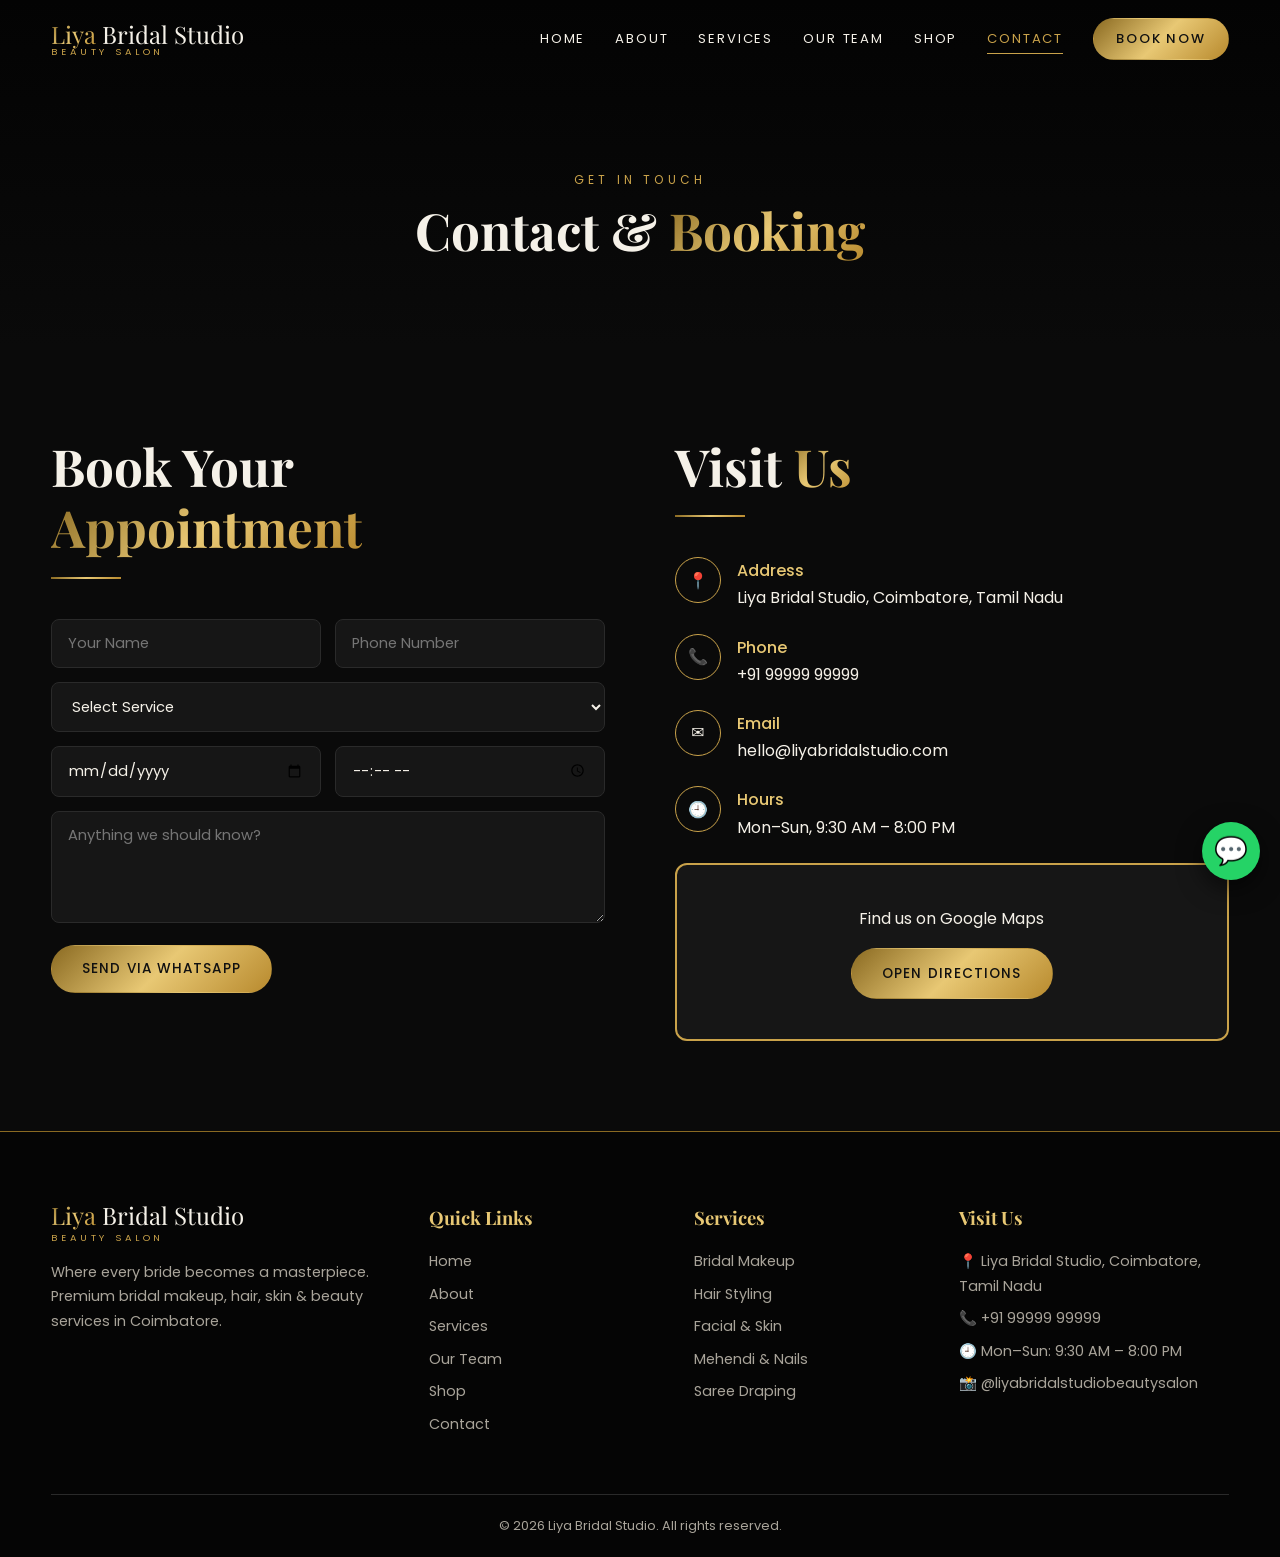
<file: beauty/liya_bridal/contact.html>
<!DOCTYPE html>
<html lang="en">
<head>
<meta charset="UTF-8">
<meta name="viewport" content="width=device-width, initial-scale=1">
<title>Contact & Booking | Liya Bridal Studio</title>
<link href="https://fonts.googleapis.com/css2?family=Playfair+Display:ital,wght@0,500;0,700;1,500&family=Poppins:wght@300;400;500&display=swap" rel="stylesheet">
<link rel="stylesheet" href="style.css">
</head>
<body>
<div id="site-header"></div>
<section class="page-hero"><div class="container"><span class="eyebrow">Get In Touch</span><h1 class="title">Contact &amp; <span class="gold-text">Booking</span></h1></div></section>

<section id="book">
  <div class="container split" style="align-items:start">
    <div class="reveal">
      <h2 class="title">Book Your <span class="gold-text">Appointment</span></h2>
      <div class="divider"></div>
      <form id="booking-form">
        <div class="form-row"><input name="name" placeholder="Your Name" required><input name="phone" type="tel" placeholder="Phone Number" required></div>
        <div class="form-col"><select name="service" required>
          <option value="">Select Service</option><option>Bridal Makeup</option><option>Hair Styling</option><option>Facial &amp; Skin</option><option>Nails</option><option>Mehendi</option><option>Saree Draping</option><option>Pre-Wedding Package</option></select></div>
        <div class="form-row"><input name="date" type="date" required><input name="time" type="time" required></div>
        <div class="form-col"><textarea name="notes" rows="4" placeholder="Anything we should know?"></textarea></div>
        <button class="btn btn-gold" type="submit">Send via WhatsApp</button>
      </form>
    </div>
    <div class="reveal">
      <h2 class="title">Visit <span class="gold-text">Us</span></h2>
      <div class="divider"></div>
      <ul class="contact-info">
        <li><div class="ic">📍</div><div><b>Address</b>Liya Bridal Studio, Coimbatore, Tamil Nadu</div></li>
        <li><div class="ic">📞</div><div><b>Phone</b>+91 99999 99999</div></li>
        <li><div class="ic">✉️</div><div><b>Email</b>hello@liyabridalstudio.com</div></li>
        <li><div class="ic">🕘</div><div><b>Hours</b>Mon–Sun, 9:30 AM – 8:00 PM</div></li>
      </ul>
      <div class="map"><p style="margin-bottom:16px">Find us on Google Maps</p><a class="btn btn-gold" target="_blank" rel="noopener" href="https://maps.app.goo.gl/umKqad4AdPV7cdjV6">Open Directions</a></div>
    </div>
  </div>
</section>

<div id="site-footer"></div>
<script src="script.js"></script>
</body>
</html>
</file>
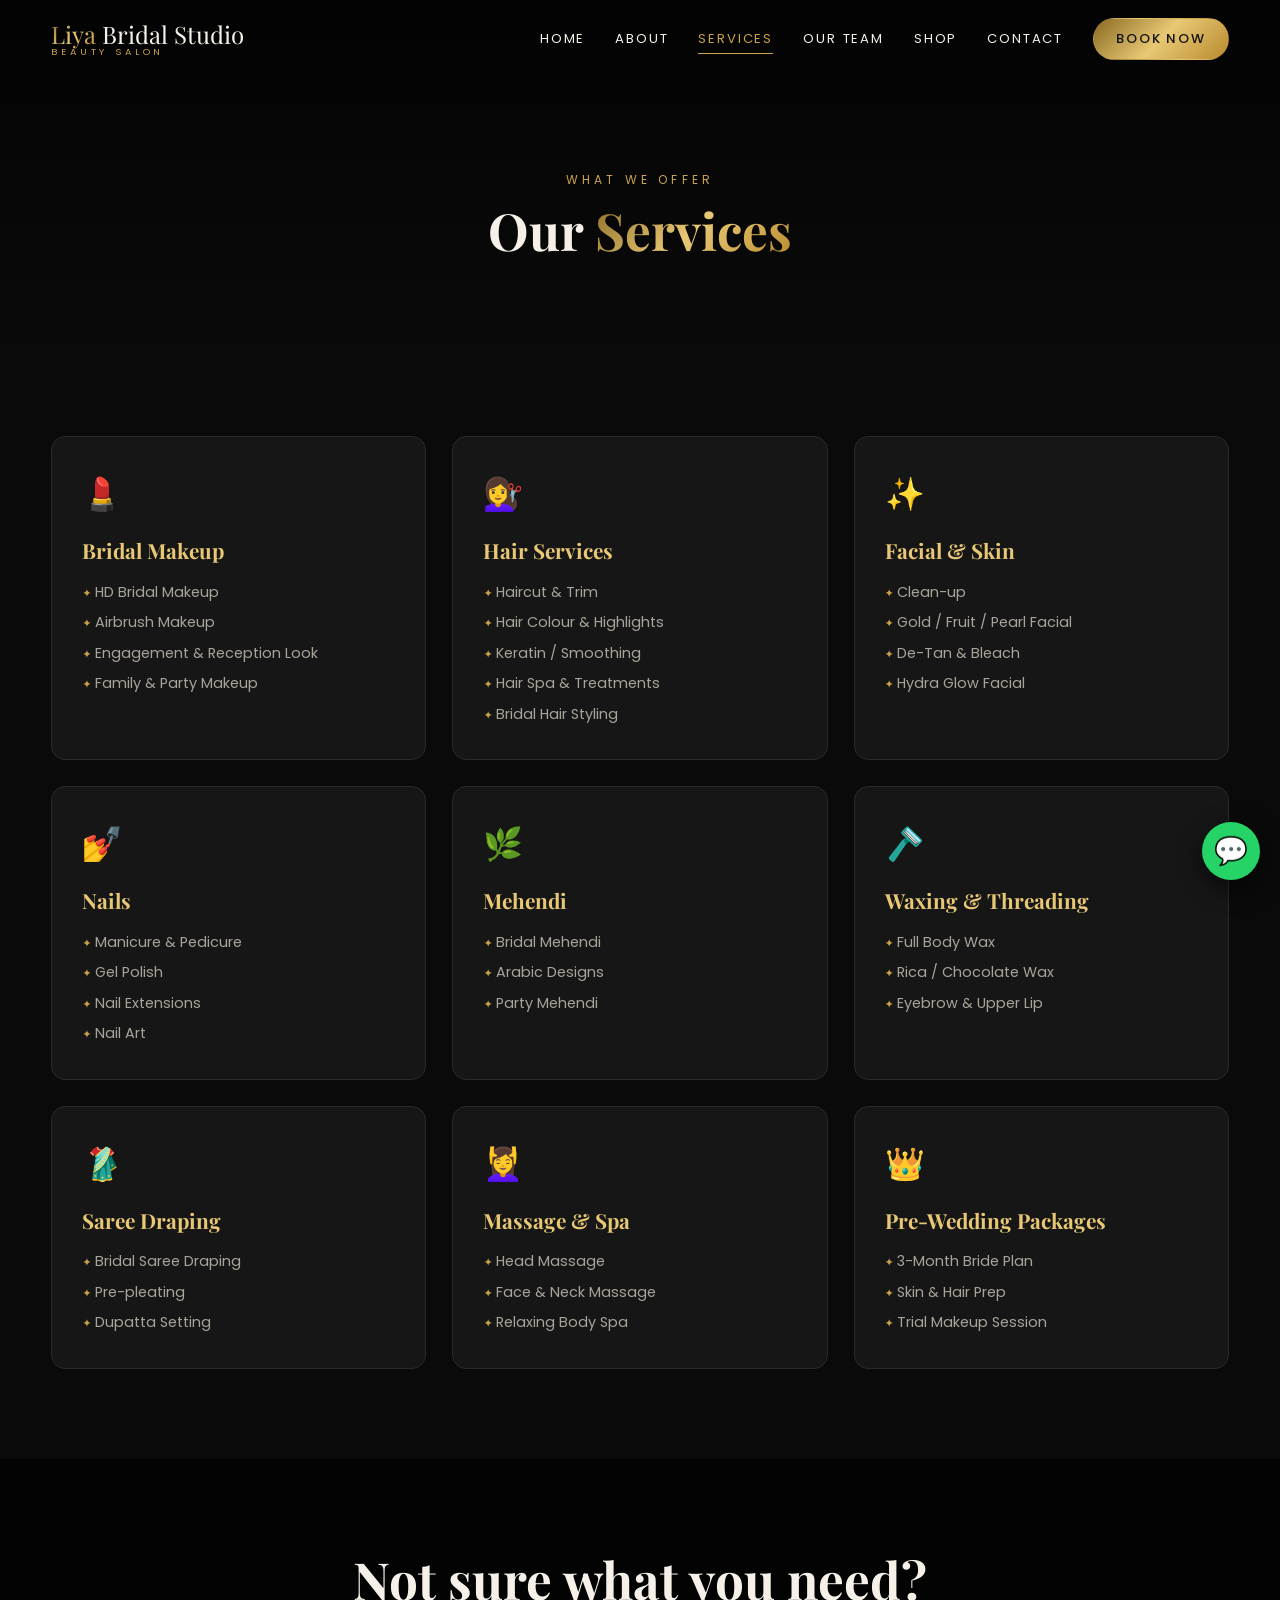
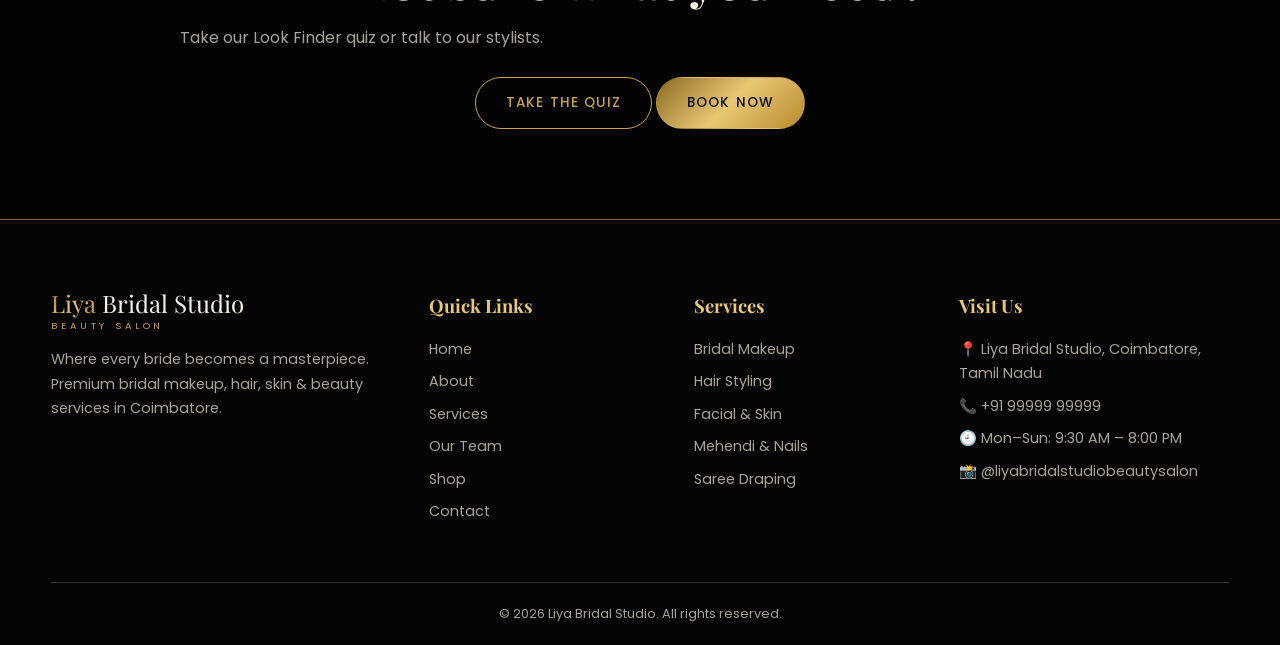
<file: beauty/liya_bridal/services.html>
<!DOCTYPE html>
<html lang="en">
<head>
<meta charset="UTF-8">
<meta name="viewport" content="width=device-width, initial-scale=1">
<title>Services | Liya Bridal Studio</title>
<link href="https://fonts.googleapis.com/css2?family=Playfair+Display:ital,wght@0,500;0,700;1,500&family=Poppins:wght@300;400;500&display=swap" rel="stylesheet">
<link rel="stylesheet" href="style.css">
</head>
<body>
<div id="site-header"></div>
<section class="page-hero"><div class="container"><span class="eyebrow">What We Offer</span><h1 class="title">Our <span class="gold-text">Services</span></h1></div></section>

<section>
  <div class="container grid g3">
    <div class="card reveal"><div class="icon">💄</div><h3>Bridal Makeup</h3><ul><li>HD Bridal Makeup</li><li>Airbrush Makeup</li><li>Engagement &amp; Reception Look</li><li>Family &amp; Party Makeup</li></ul></div>
    <div class="card reveal"><div class="icon">💇‍♀️</div><h3>Hair Services</h3><ul><li>Haircut &amp; Trim</li><li>Hair Colour &amp; Highlights</li><li>Keratin / Smoothing</li><li>Hair Spa &amp; Treatments</li><li>Bridal Hair Styling</li></ul></div>
    <div class="card reveal"><div class="icon">✨</div><h3>Facial &amp; Skin</h3><ul><li>Clean-up</li><li>Gold / Fruit / Pearl Facial</li><li>De-Tan &amp; Bleach</li><li>Hydra Glow Facial</li></ul></div>
    <div class="card reveal"><div class="icon">💅</div><h3>Nails</h3><ul><li>Manicure &amp; Pedicure</li><li>Gel Polish</li><li>Nail Extensions</li><li>Nail Art</li></ul></div>
    <div class="card reveal"><div class="icon">🌿</div><h3>Mehendi</h3><ul><li>Bridal Mehendi</li><li>Arabic Designs</li><li>Party Mehendi</li></ul></div>
    <div class="card reveal"><div class="icon">🪒</div><h3>Waxing &amp; Threading</h3><ul><li>Full Body Wax</li><li>Rica / Chocolate Wax</li><li>Eyebrow &amp; Upper Lip</li></ul></div>
    <div class="card reveal"><div class="icon">🥻</div><h3>Saree Draping</h3><ul><li>Bridal Saree Draping</li><li>Pre-pleating</li><li>Dupatta Setting</li></ul></div>
    <div class="card reveal"><div class="icon">💆‍♀️</div><h3>Massage &amp; Spa</h3><ul><li>Head Massage</li><li>Face &amp; Neck Massage</li><li>Relaxing Body Spa</li></ul></div>
    <div class="card reveal"><div class="icon">👑</div><h3>Pre-Wedding Packages</h3><ul><li>3-Month Bride Plan</li><li>Skin &amp; Hair Prep</li><li>Trial Makeup Session</li></ul></div>
  </div>
</section>

<section class="cta"><div class="container reveal"><h2 class="title">Not sure what you need?</h2><p class="sub" style="margin-bottom:26px">Take our Look Finder quiz or talk to our stylists.</p><a href="index.html#quiz" class="btn btn-outline">Take the Quiz</a> <a href="contact.html#book" class="btn btn-gold">Book Now</a></div></section>

<div id="site-footer"></div>
<script src="script.js"></script>
</body>
</html>
</file>
<file: beauty/liya_bridal/style.css>
/* ===== Liya Bridal Studio — Black & Gold ===== */
:root{
  --black:#0a0a0a; --ink:#111; --card:#161616; --line:#2a2a2a;
  --gold:#c9a24a; --gold-2:#e8c874; --gold-3:#8a6a22;
  --white:#f5f1e8; --muted:#a9a49a;
  --grad:linear-gradient(135deg,#8a6a22,#e8c874 50%,#b88a2e);
  --serif:'Playfair Display',Georgia,serif; --sans:'Poppins',system-ui,sans-serif;
  --radius:14px; --max:1180px;
}
*{box-sizing:border-box;margin:0;padding:0}
html{scroll-behavior:smooth}
body{background:var(--black);color:var(--white);font-family:var(--sans);line-height:1.7;overflow-x:hidden}
img{max-width:100%;display:block}
a{color:inherit;text-decoration:none}
ul{list-style:none}
.container{width:min(var(--max),92%);margin:auto}
section{padding:90px 0;position:relative}
.gold-text{background:var(--grad);-webkit-background-clip:text;background-clip:text;color:transparent}

/* Headings */
.eyebrow{letter-spacing:.35em;text-transform:uppercase;font-size:.75rem;color:var(--gold);margin-bottom:10px;display:block}
.title{font-family:var(--serif);font-size:clamp(2rem,5vw,3.2rem);line-height:1.2;margin-bottom:14px}
.sub{color:var(--muted);max-width:620px}
.center{text-align:center}.center .sub{margin:auto}
.divider{width:70px;height:2px;background:var(--grad);margin:18px 0 40px}
.center .divider{margin:18px auto 40px}

/* Buttons */
.btn{display:inline-block;padding:13px 30px;border-radius:50px;font-weight:500;letter-spacing:.08em;font-size:.85rem;text-transform:uppercase;cursor:pointer;border:1px solid var(--gold);transition:.3s;font-family:var(--sans)}
.btn-gold{background:var(--grad);color:#111;border-color:transparent}
.btn-gold:hover{transform:translateY(-3px);box-shadow:0 10px 30px rgba(201,162,74,.35)}
.btn-outline{background:transparent;color:var(--gold)}
.btn-outline:hover{background:var(--gold);color:#111}

/* Image frame: B&W + gold border */
.frame{position:relative;border-radius:10px}
.frame img{width:100%;height:100%;object-fit:cover;filter:grayscale(1) contrast(1.1);border:2px solid var(--gold);border-radius:10px;transition:.5s}
.frame::after{content:"";position:absolute;inset:10px -10px -10px 10px;border:1px solid var(--gold-3);border-radius:10px;z-index:-1;transition:.4s}
.frame:hover img{filter:grayscale(0) contrast(1.05)}
.frame:hover::after{inset:6px -6px -6px 6px}

/* Loader */
#loader{position:fixed;inset:0;background:var(--black);z-index:9999;display:grid;place-items:center;transition:opacity .6s,visibility .6s}
#loader.hide{opacity:0;visibility:hidden}
#loader span{font-family:var(--serif);font-size:2rem;letter-spacing:.2em;animation:pulse 1.2s infinite}
@keyframes pulse{50%{opacity:.35}}

/* Header */
header{position:fixed;top:0;left:0;width:100%;z-index:900;padding:18px 0;transition:.4s}
header.scrolled{background:rgba(10,10,10,.94);backdrop-filter:blur(10px);padding:10px 0;border-bottom:1px solid var(--line)}
.nav{display:flex;align-items:center;justify-content:space-between}
.logo{font-family:var(--serif);font-size:1.5rem;line-height:1.1}
.logo small{display:block;font-family:var(--sans);font-size:.6rem;letter-spacing:.4em;color:var(--gold);text-transform:uppercase}
.menu{display:flex;gap:30px;align-items:center}
.menu a{font-size:.82rem;text-transform:uppercase;letter-spacing:.14em;position:relative;padding:4px 0}
.menu a::after{content:"";position:absolute;left:0;bottom:0;width:0;height:1px;background:var(--gold);transition:.3s}
.menu a:hover::after,.menu a.active::after{width:100%}
.menu a.active{color:var(--gold)}
.burger{display:none;width:30px;height:22px;position:relative;cursor:pointer;background:none;border:0;z-index:1001}
.burger span{position:absolute;left:0;width:100%;height:2px;background:var(--gold);transition:.3s}
.burger span:nth-child(1){top:0}.burger span:nth-child(2){top:10px}.burger span:nth-child(3){top:20px}
.burger.open span:nth-child(1){top:10px;transform:rotate(45deg)}
.burger.open span:nth-child(2){opacity:0}
.burger.open span:nth-child(3){top:10px;transform:rotate(-45deg)}

/* Hero */
.hero{min-height:100vh;display:flex;align-items:center;padding-top:100px;overflow:hidden}
.hero::before{content:"";position:absolute;inset:0;background:linear-gradient(rgba(0,0,0,.6),rgba(0,0,0,.88)),url('https://picsum.photos/seed/liyahero/1600/1000') center/cover;filter:grayscale(1);z-index:0}
.hero .container{position:relative;z-index:2}
.hero h1{font-family:var(--serif);font-size:clamp(2.6rem,8vw,5.5rem);line-height:1.1;margin:10px 0 18px}
.hero p{max-width:540px;color:#d6d0c2;margin-bottom:30px}
.hero-btns{display:flex;gap:14px;flex-wrap:wrap}
.stats{display:grid;grid-template-columns:repeat(4,1fr);gap:20px;margin-top:70px;border-top:1px solid var(--line);padding-top:30px}
.stat h3{font-family:var(--serif);font-size:clamp(1.8rem,5vw,2.8rem)}
.stat p{font-size:.78rem;letter-spacing:.15em;text-transform:uppercase;color:var(--muted);margin:0}
.page-hero{padding:170px 0 70px;text-align:center;background:linear-gradient(rgba(0,0,0,.7),var(--black)),url('https://picsum.photos/seed/liyapage/1600/600') center/cover}

/* Marquee */
.marquee{background:var(--grad);color:#111;overflow:hidden;white-space:nowrap;padding:12px 0;font-family:var(--serif);font-size:1.1rem}
.marquee div{display:inline-block;animation:slide 25s linear infinite}
@keyframes slide{to{transform:translateX(-50%)}}

/* Cards / grids */
.grid{display:grid;gap:26px}
.g3{grid-template-columns:repeat(3,1fr)}.g4{grid-template-columns:repeat(4,1fr)}.g2{grid-template-columns:repeat(2,1fr)}
.card{background:var(--card);border:1px solid var(--line);border-radius:var(--radius);padding:30px;transition:.4s}
.card:hover{border-color:var(--gold);transform:translateY(-8px);box-shadow:0 18px 40px rgba(0,0,0,.6)}
.card .icon{font-size:2rem;margin-bottom:12px}
.card h3{font-family:var(--serif);font-size:1.3rem;margin-bottom:8px;color:var(--gold-2)}
.card p{color:var(--muted);font-size:.92rem}
.card ul li{color:var(--muted);font-size:.9rem;padding:3px 0}
.card ul li::before{content:"✦ ";color:var(--gold);font-size:.7rem}

/* Split */
.split{display:grid;grid-template-columns:1fr 1fr;gap:70px;align-items:center}
.split .frame{aspect-ratio:4/5}

/* Before / After */
.ba-wrap{max-width:820px;margin:auto}
.ba{position:relative;aspect-ratio:16/10;overflow:hidden;border-radius:12px;border:2px solid var(--gold);user-select:none;touch-action:pan-y}
.ba img{position:absolute;inset:0;width:100%;height:100%;object-fit:cover;pointer-events:none}
.ba .before{filter:grayscale(1) brightness(.8)}
.ba .after{clip-path:inset(0 0 0 50%)}
.ba-handle{position:absolute;top:0;bottom:0;left:50%;width:3px;background:var(--gold-2);transform:translateX(-50%);pointer-events:none}
.ba-handle::after{content:"↔";position:absolute;top:50%;left:50%;transform:translate(-50%,-50%);width:46px;height:46px;border-radius:50%;background:var(--grad);color:#111;display:grid;place-items:center;font-size:1.2rem;box-shadow:0 0 20px rgba(0,0,0,.6)}
.ba input{position:absolute;inset:0;width:100%;height:100%;opacity:0;cursor:ew-resize;margin:0}
.ba-tag{position:absolute;bottom:14px;padding:4px 14px;background:rgba(0,0,0,.7);border:1px solid var(--gold);border-radius:30px;font-size:.7rem;letter-spacing:.2em;text-transform:uppercase;z-index:2}
.ba-tag.l{left:14px}.ba-tag.r{right:14px}
.ba-tabs{display:flex;justify-content:center;gap:10px;margin-bottom:26px;flex-wrap:wrap}
.ba-tabs button{background:none;border:1px solid var(--line);color:var(--muted);padding:8px 20px;border-radius:30px;cursor:pointer;font-family:var(--sans);transition:.3s}
.ba-tabs button.on{background:var(--gold);color:#111;border-color:var(--gold)}

/* Pricing */
.price-card{text-align:center;position:relative;padding:40px 28px}
.price-card.pop{border-color:var(--gold);background:linear-gradient(180deg,#1d1810,var(--card))}
.price-card .badge{position:absolute;top:-13px;left:50%;transform:translateX(-50%);background:var(--grad);color:#111;font-size:.68rem;letter-spacing:.2em;padding:4px 16px;border-radius:30px;text-transform:uppercase}
.price{font-family:var(--serif);font-size:2.6rem;margin:10px 0}
.price small{font-size:.9rem;color:var(--muted)}
.price-card ul{margin:18px 0 26px;text-align:left}

/* Instagram */
.insta-grid{display:grid;grid-template-columns:repeat(6,1fr);gap:10px}
.insta-grid a{position:relative;aspect-ratio:1;overflow:hidden;border:1px solid var(--gold-3);border-radius:8px}
.insta-grid img{width:100%;height:100%;object-fit:cover;filter:grayscale(1);transition:.5s}
.insta-grid a::after{content:"♥  View";position:absolute;inset:0;background:rgba(0,0,0,.6);display:grid;place-items:center;opacity:0;transition:.3s;color:var(--gold-2);font-size:.85rem}
.insta-grid a:hover::after{opacity:1}.insta-grid a:hover img{transform:scale(1.1);filter:grayscale(0)}

/* Testimonials */
.testi{max-width:760px;margin:auto;position:relative;min-height:230px}
.t-item{position:absolute;inset:0;text-align:center;opacity:0;transition:.7s;pointer-events:none}
.t-item.on{opacity:1;pointer-events:auto;position:relative}
.t-item .q{font-family:var(--serif);font-size:clamp(1.1rem,2.6vw,1.5rem);font-style:italic}
.t-item .stars{color:var(--gold);letter-spacing:6px;margin-bottom:14px}
.t-item h4{margin-top:18px;color:var(--gold-2);font-weight:500}
.dots{display:flex;justify-content:center;gap:10px;margin-top:26px}
.dots span{width:10px;height:10px;border-radius:50%;background:var(--line);cursor:pointer;transition:.3s}
.dots span.on{background:var(--gold);transform:scale(1.3)}

/* CTA */
.cta{text-align:center;background:linear-gradient(rgba(0,0,0,.75),rgba(0,0,0,.75)),url('https://picsum.photos/seed/liyacta/1600/700') center/cover}

/* Staff */
.staff-card{text-align:center;padding:0;overflow:hidden}
.staff-card .frame{aspect-ratio:3/4;margin:18px 18px 0}
.staff-card .frame::after{display:none}
.staff-card .info{padding:20px}
.staff-card h3{margin-bottom:2px}
.staff-card .role{color:var(--gold);font-size:.78rem;letter-spacing:.2em;text-transform:uppercase}

/* Shop */
.shop-bar{display:flex;gap:10px;flex-wrap:wrap;justify-content:center;margin-bottom:34px}
.shop-bar button{background:none;border:1px solid var(--line);color:var(--muted);padding:8px 20px;border-radius:30px;cursor:pointer;font-family:var(--sans);transition:.3s}
.shop-bar button.on,.shop-bar button:hover{background:var(--gold);color:#111;border-color:var(--gold)}
.product{padding:0;overflow:hidden}
.product .frame{aspect-ratio:1;margin:14px 14px 0}.product .frame::after{display:none}
.product .info{padding:18px}
.product h3{font-size:1.05rem}
.product .pr{display:flex;justify-content:space-between;align-items:center;margin-top:12px}
.product .pr b{font-family:var(--serif);font-size:1.3rem;color:var(--gold-2)}
.add{background:var(--grad);border:0;color:#111;padding:8px 16px;border-radius:30px;cursor:pointer;font-weight:500;font-family:var(--sans)}
.cart-fab{position:fixed;right:20px;bottom:90px;z-index:850;width:58px;height:58px;border-radius:50%;background:var(--grad);border:0;font-size:1.4rem;cursor:pointer;box-shadow:0 8px 25px rgba(0,0,0,.6)}
.cart-fab span{position:absolute;top:-4px;right:-4px;background:#fff;color:#000;font-size:.7rem;font-weight:700;min-width:22px;height:22px;border-radius:50%;display:grid;place-items:center}
.drawer{position:fixed;top:0;right:-440px;width:min(420px,100%);height:100%;background:var(--ink);z-index:1100;border-left:1px solid var(--gold);padding:24px;display:flex;flex-direction:column;transition:.4s}
.drawer.open{right:0}
.drawer h3{font-family:var(--serif);font-size:1.5rem;display:flex;justify-content:space-between}
.drawer h3 button{background:none;border:0;color:var(--gold);font-size:1.6rem;cursor:pointer}
.cart-list{flex:1;overflow:auto;margin:18px 0}
.ci{display:flex;gap:12px;align-items:center;padding:12px 0;border-bottom:1px solid var(--line)}
.ci img{width:56px;height:56px;object-fit:cover;filter:grayscale(1);border:1px solid var(--gold);border-radius:6px}
.ci .n{flex:1;font-size:.88rem}.ci .n small{color:var(--muted);display:block}
.qty{display:flex;align-items:center;gap:8px}
.qty button{width:26px;height:26px;border-radius:50%;border:1px solid var(--gold);background:none;color:var(--gold);cursor:pointer}
.total{display:flex;justify-content:space-between;font-size:1.2rem;padding:14px 0;border-top:1px solid var(--gold)}
.drawer input{width:100%;margin-bottom:10px}
.overlay{position:fixed;inset:0;background:rgba(0,0,0,.7);z-index:1050;opacity:0;visibility:hidden;transition:.3s}
.overlay.show{opacity:1;visibility:visible}

/* Forms */
input,select,textarea{background:var(--card);border:1px solid var(--line);color:var(--white);padding:13px 16px;border-radius:8px;font-family:var(--sans);font-size:.92rem;width:100%;outline:none;transition:.3s}
input:focus,select:focus,textarea:focus{border-color:var(--gold)}
select option{background:#111}
.form-row{display:grid;grid-template-columns:1fr 1fr;gap:14px;margin-bottom:14px}
.form-col{margin-bottom:14px}
.contact-info li{display:flex;gap:16px;margin-bottom:22px}
.contact-info .ic{width:46px;height:46px;border:1px solid var(--gold);border-radius:50%;display:grid;place-items:center;flex-shrink:0}
.contact-info b{color:var(--gold-2);display:block;font-weight:500}
.map{border:2px solid var(--gold);border-radius:12px;padding:40px;text-align:center;background:var(--card)}

/* Footer */
footer{background:#050505;border-top:1px solid var(--gold-3);padding:70px 0 0}
.foot{display:grid;grid-template-columns:1.5fr 1fr 1fr 1.2fr;gap:40px}
footer h4{font-family:var(--serif);color:var(--gold-2);margin-bottom:16px;font-size:1.15rem}
footer li{margin-bottom:8px;color:var(--muted);font-size:.9rem}
footer li a:hover{color:var(--gold)}
footer p{color:var(--muted);font-size:.9rem}
.copy{border-top:1px solid var(--line);margin-top:50px;padding:20px 0;text-align:center;color:var(--muted);font-size:.8rem}

/* Floating buttons */
.wa-float{position:fixed;right:20px;bottom:20px;z-index:850;width:58px;height:58px;border-radius:50%;background:#25d366;display:grid;place-items:center;font-size:1.7rem;box-shadow:0 8px 25px rgba(0,0,0,.6);animation:ring 2.4s infinite}
@keyframes ring{0%{box-shadow:0 0 0 0 rgba(37,211,102,.6)}70%{box-shadow:0 0 0 18px rgba(37,211,102,0)}100%{box-shadow:0 0 0 0 rgba(37,211,102,0)}}
.to-top{position:fixed;left:20px;bottom:20px;width:44px;height:44px;border-radius:50%;border:1px solid var(--gold);background:var(--black);color:var(--gold);cursor:pointer;z-index:850;opacity:0;visibility:hidden;transition:.3s}
.to-top.show{opacity:1;visibility:visible}

/* Reveal */
.reveal{opacity:0;transform:translateY(40px);transition:1s cubic-bezier(.2,.7,.2,1)}
.reveal.in{opacity:1;transform:none}
.toast{position:fixed;top:90px;left:50%;transform:translateX(-50%) translateY(-30px);background:var(--grad);color:#111;padding:10px 24px;border-radius:30px;z-index:2000;opacity:0;transition:.4s;font-weight:500}
.toast.show{opacity:1;transform:translateX(-50%)}

/* Responsive */
@media(max-width:992px){
  .g4{grid-template-columns:repeat(2,1fr)}.g3{grid-template-columns:repeat(2,1fr)}
  .split{grid-template-columns:1fr;gap:50px}
  .foot{grid-template-columns:1fr 1fr}
  .insta-grid{grid-template-columns:repeat(3,1fr)}
}
@media(max-width:768px){
  section{padding:65px 0}
  .burger{display:block}
  .menu{position:fixed;top:0;right:-100%;width:78%;height:100vh;background:#0a0a0a;flex-direction:column;justify-content:center;gap:28px;border-left:1px solid var(--gold);transition:.45s;z-index:1000}
  .menu.open{right:0}
  .menu a{font-size:1rem}
  .stats{grid-template-columns:repeat(2,1fr)}
  .g3,.g4,.g2{grid-template-columns:1fr}
  .g4.keep2{grid-template-columns:repeat(2,1fr)}
  .form-row{grid-template-columns:1fr}
  .foot{grid-template-columns:1fr}
  .hero{background-attachment:scroll}
}
</file>
